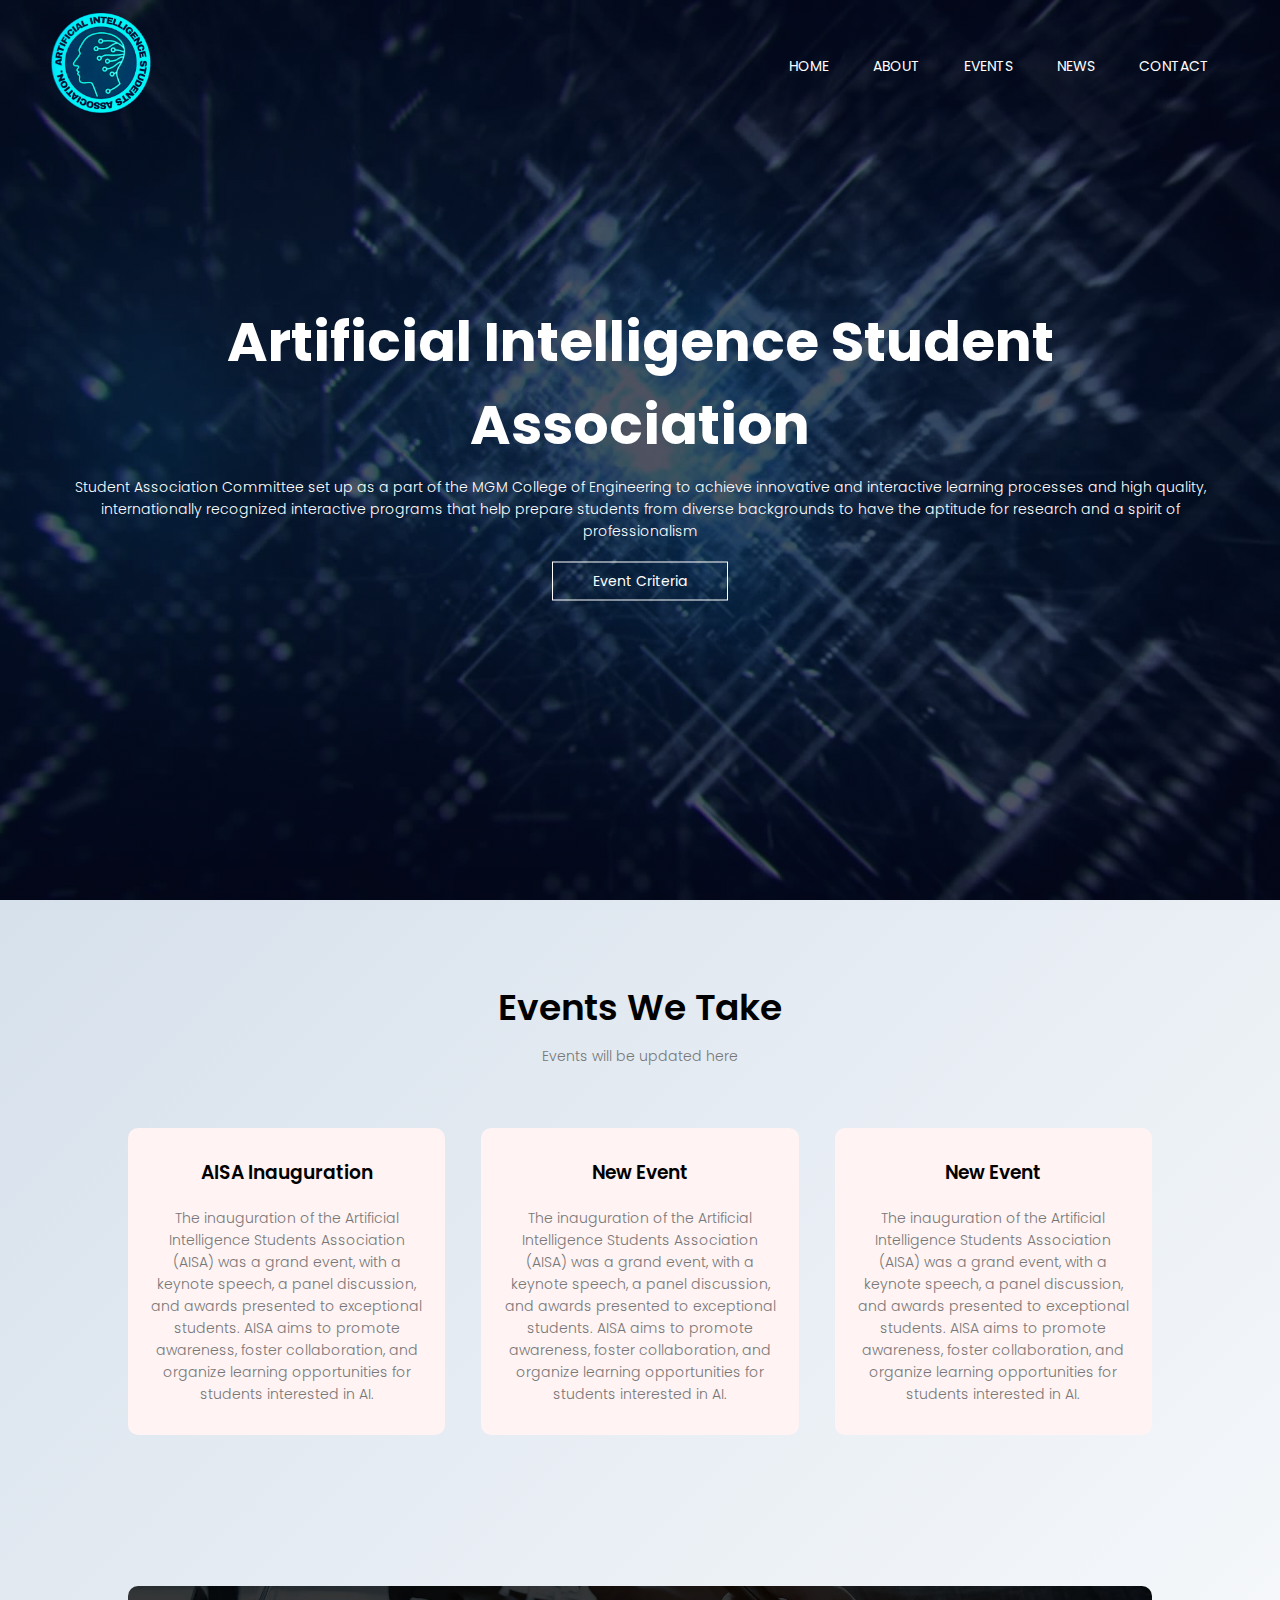
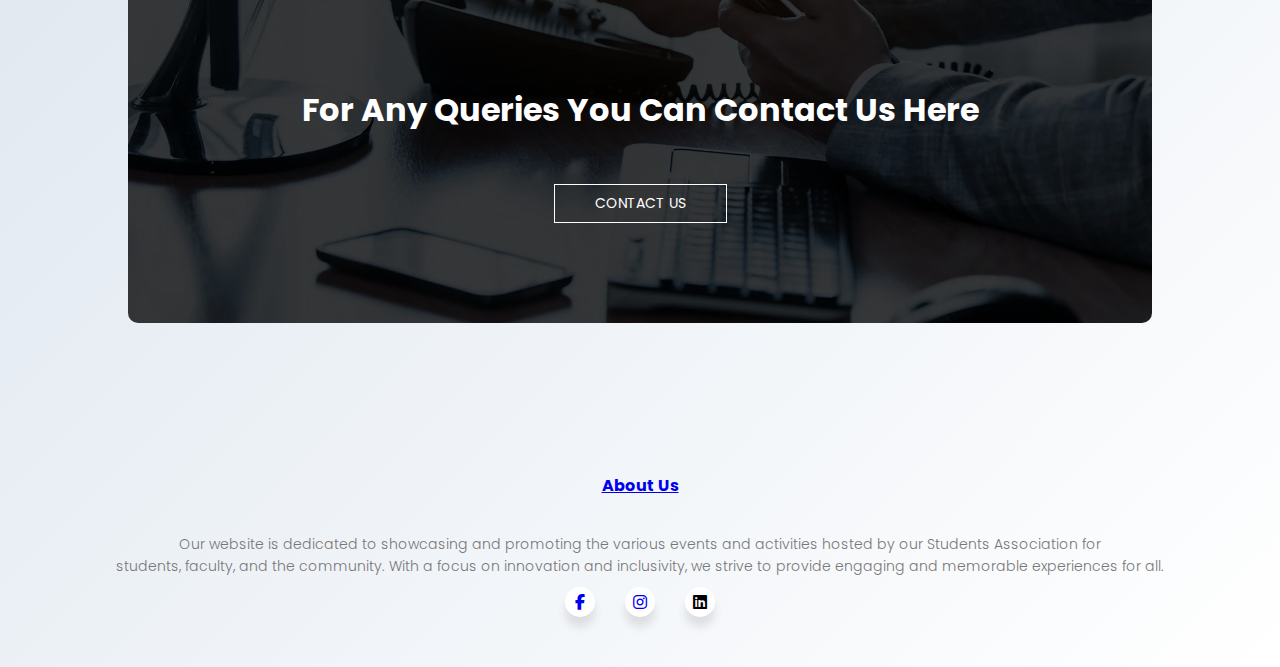
<file: index.html>
<!DOCTYPE html>
<html>
<head>
  <meta charset="utf-8">
  <meta name="viewport" content="width=device-width, initial-scale=1">
  <link rel="stylesheet" type="text/css" href="style.css">
  <link rel="shortcut icon" type="x-icon" href="images/icon.png">
  <link href="https://fonts.googleapis.com/css2?family=Poppins:wght@400;500;700&display=swap" rel="stylesheet">
  <link rel="stylesheet" href="https://cdnjs.cloudflare.com/ajax/libs/font-awesome/6.3.0/css/all.min.css"/>
  <title>AISA</title>
</head>
<body>
   <section class="header">
     <nav>
       <a href="index.html"><span><img src="images/Logo.png" width="100" height="100"></span>
       </a>
       <div class="nav-links" id="navlinks">
        <i class="fa-solid fa-xmark" onclick="closeMenu()"></i>
         <ul>
           <li ><a href="index.html">HOME</a></li>
           <li><a href="about.html">ABOUT</a></li>
           <li><a href="events.html">EVENTS</a></li>
           <li><a href="news.html">NEWS</a></li>
           <li><a href="contact.html">CONTACT</a></li>
         </ul>
       </div>
       <i class="fa-solid fa-bars"onclick="showMenu()"></i>
     </nav>
     <div class="text-box">
      <h1>Artificial Intelligence Student Association</h1>
      <p> Student Association Committee set up as a part of the MGM College of Engineering to achieve innovative and interactive learning processes and high quality, internationally recognized interactive programs that help prepare students from diverse backgrounds to have the aptitude for research and a spirit of professionalism </p>
      <a href="" class="hero-btn">Event Criteria</a>
     </div>    
   
   </section>

   <!-- Events -->


   <section class="events">
     <h1>Events We Take</h1>
     <p>Events will be updated here</p>

     <div class="row">
      <div class="events-col">
        <h3>AISA Inauguration</h3>
        <p>The inauguration of the Artificial Intelligence Students Association (AISA) was a grand event, with a keynote speech, a panel discussion, and awards presented to exceptional students. AISA aims to promote awareness, foster collaboration, and organize learning opportunities for students interested in AI.</p>
      </div>
      <div class="events-col">
        <h3>New Event</h3>
        <p>The inauguration of the Artificial Intelligence Students Association (AISA) was a grand event, with a keynote speech, a panel discussion, and awards presented to exceptional students. AISA aims to promote awareness, foster collaboration, and organize learning opportunities for students interested in AI.</p>
      </div>
      <div class="events-col">
        <h3>New Event</h3>
        <p>The inauguration of the Artificial Intelligence Students Association (AISA) was a grand event, with a keynote speech, a panel discussion, and awards presented to exceptional students. AISA aims to promote awareness, foster collaboration, and organize learning opportunities for students interested in AI.</p>
      </div>
     </div>
   </section>

<!-- Call to Action -->

   <section class="cta">
     <h1>For Any Queries You Can Contact Us Here</h1>
     <a href="contact.html" class="hero-btn">CONTACT US</a>
   </section>

   <!-- Footer -->

   <section class="footer">
     <h4><a href="about.html">About Us</a></h4>
     <p>Our website is dedicated to showcasing and promoting the various events and activities hosted by our Students Association for<br> students, faculty, and the community. With a focus on innovation and inclusivity, we strive to provide engaging and memorable experiences for all.</p>
     <div class="wrapper">
         <div class="icon facebook">
            <div class="tooltip">
               Facebook
            </div>
            <a href="https://www.facebook.com/profile.php?id=100091343588269" target="_blank"><span><i class="fab fa-facebook-f"></i></span></a>
         </div>
        <!--  <div class="icon twitter">
            <div class="tooltip">
               Twitter
            </div>
            <span><i class="fab fa-twitter"></i></span>
         </div> -->
         <div class="icon instagram">
            <div class="tooltip">
               Instagram
            </div>
            <a href="https://instagram.com/a.i.s.a_kgce?igshid=YmMyMTA2M2Y=" target="_blank"><span><i class="fab fa-instagram"></i></span></a>
         </div>
         <div class="icon LinkedIn">
         <div class="tooltip">
               LinkedIn
            </div>
            <span><i class="fab fa-linkedin"></i></span>
         </div>
      </div>
     <p></p>
   </section>


   <!-- JavaScript for Toggle Menu -->
<script>
  var navlinks = document.getElementById("navlinks");
  function showMenu(){
    navlinks.style.right = "0";
  }
  function closeMenu(){
    navlinks.style.right = "-200px";
  }
</script>
</body>
</html>
</file>
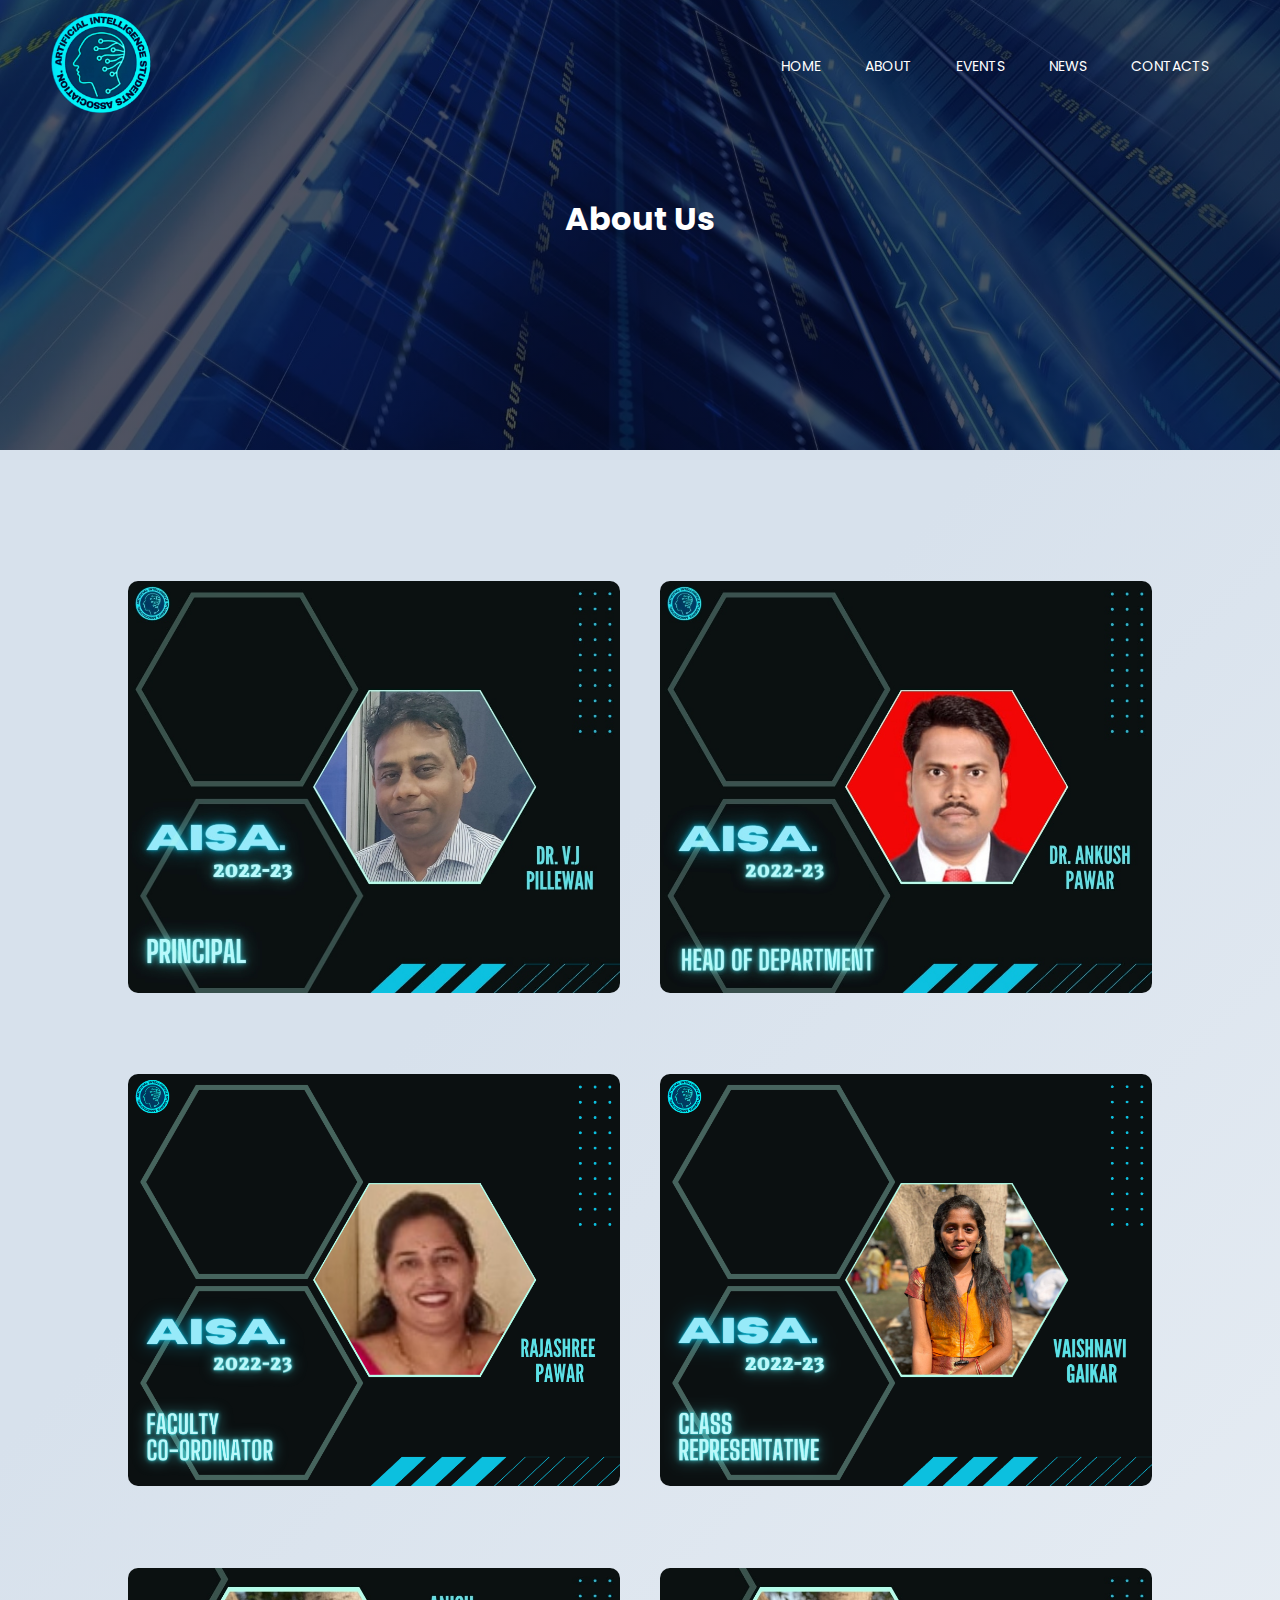
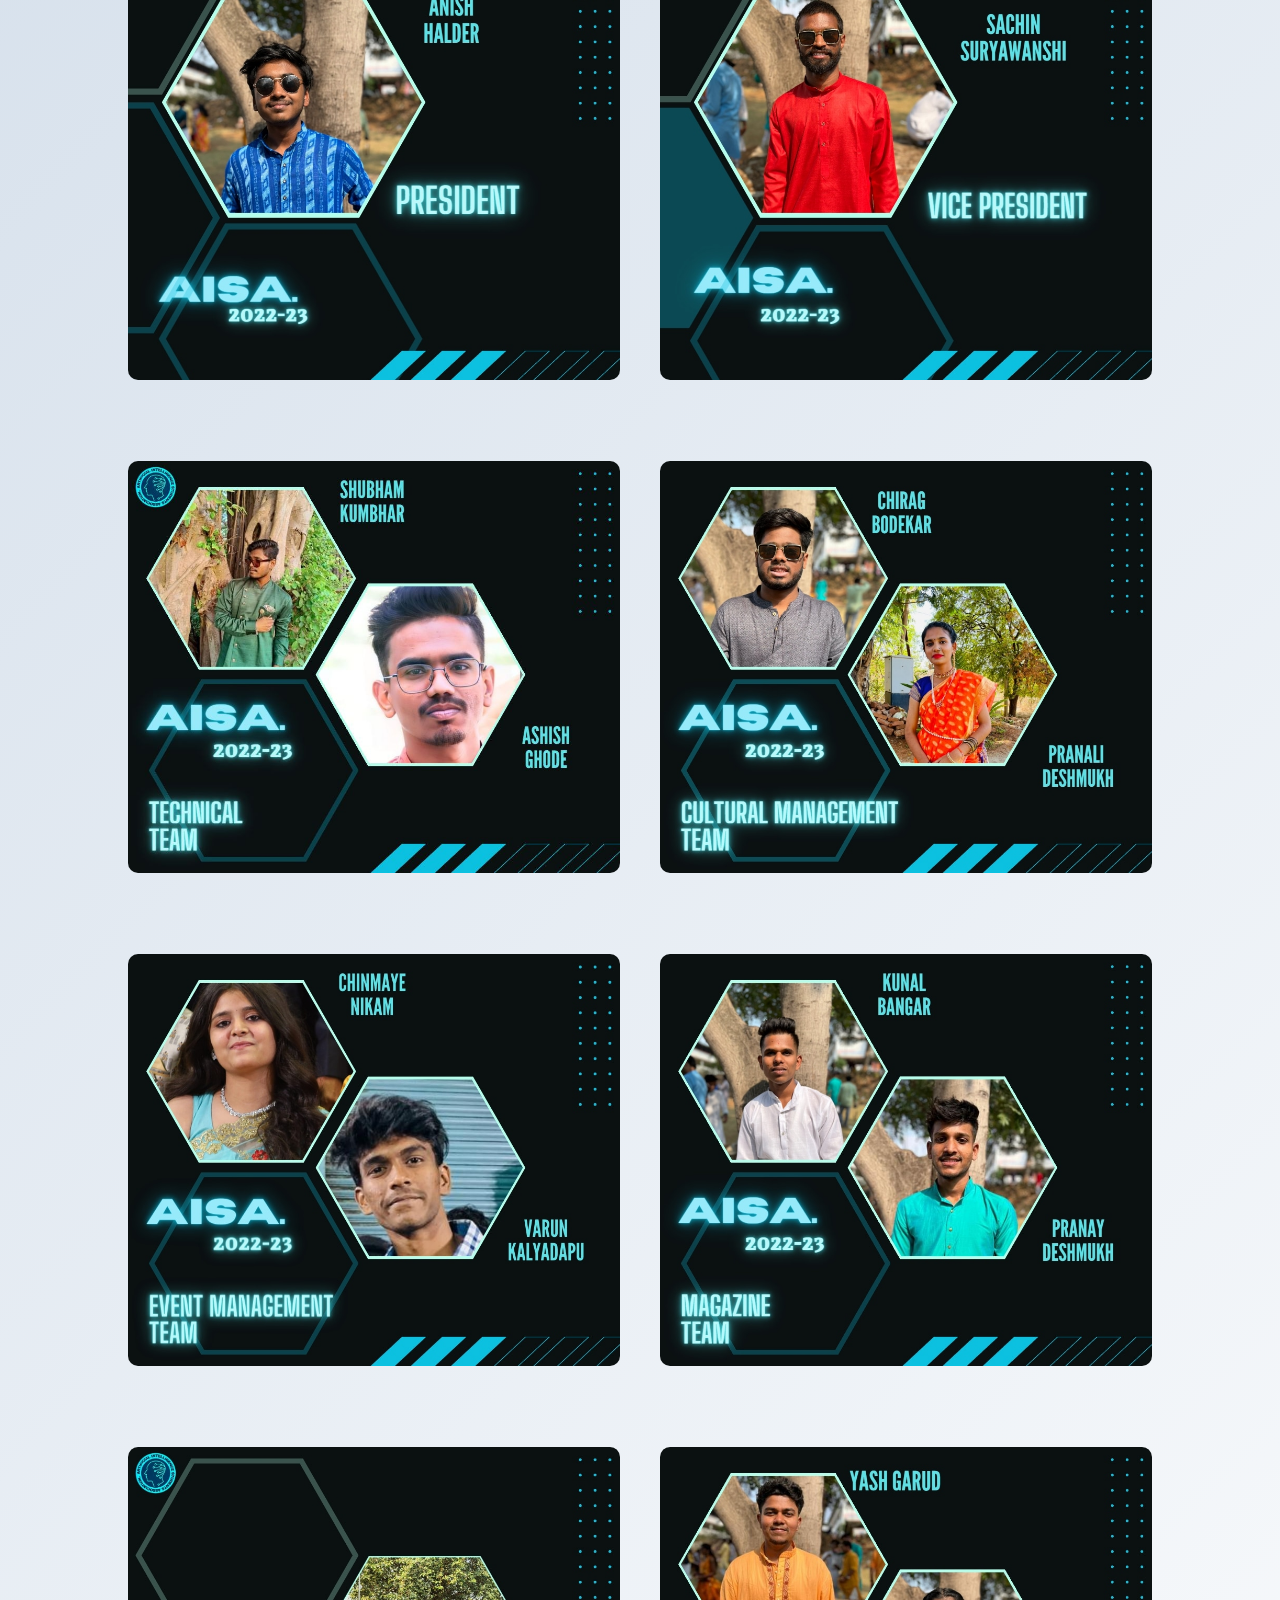
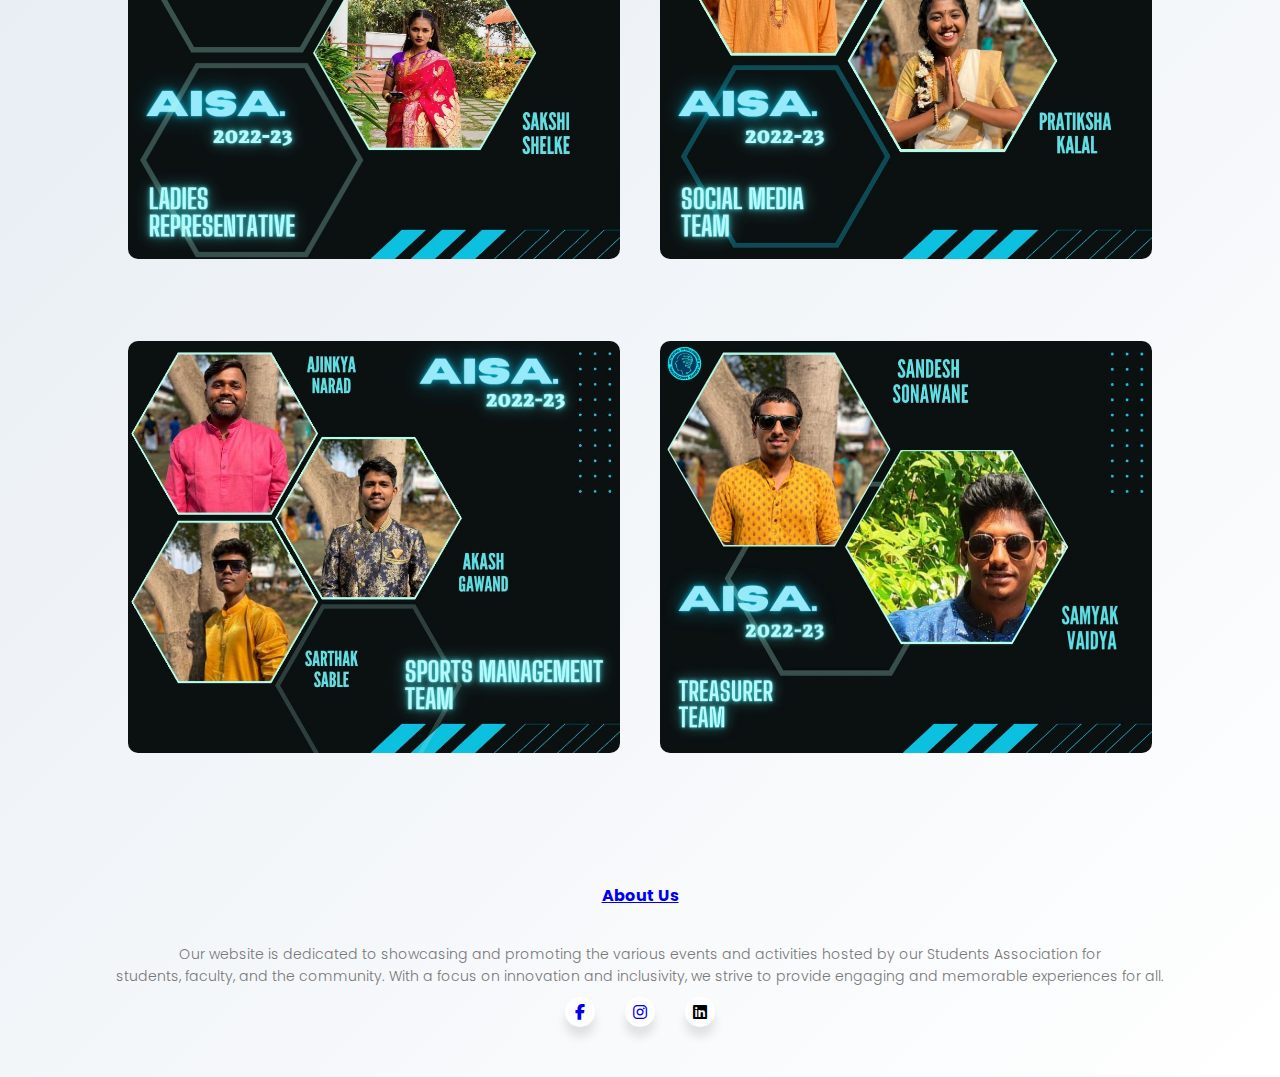
<file: about.html>
<!DOCTYPE html>
<html>
<head>
  <meta charset="utf-8">
  <meta name="viewport" content="width=device-width, initial-scale=1">
  <link rel="stylesheet" type="text/css" href="style.css">
  <link rel="shortcut icon" type="x-icon" href="images/icon.png">
  <link href="https://fonts.googleapis.com/css2?family=Poppins:wght@400;500;700&display=swap" rel="stylesheet">
  <link rel="stylesheet" href="https://cdnjs.cloudflare.com/ajax/libs/font-awesome/6.3.0/css/all.min.css"/>
  <title>AISA</title>
</head>
<body>
   <section class="sub-header">
     <nav>
       <a href="index.html"><span><img src="images/Logo.png" width="100" height="100"></span>
       </a>
       <div class="nav-links" id="navlinks">
        <i class="fa-solid fa-xmark" onclick="closeMenu()"></i>
         <ul>
           <li ><a href="index.html">HOME</a></li>
           <li><a href="about.html">ABOUT</a></li>
           <li><a href="events.html">EVENTS</a></li>
           <li><a href="news.html">NEWS</a></li>
           <li><a href="contact.html">CONTACTS</a></li>
         </ul>
       </div>
       <i class="fa-solid fa-bars"onclick="showMenu()"></i>
     </nav>
     <h1>About Us</h1>
   </section>

   <!-- about us content -->

   <section class="about-us">
     <div class="row">
       <div class="about-col">
        <img src="images/Principal.jpg">

        <div class="layer">
          <h3>PRINCIPAL</h3>
        </div>

       </div>
       <div class="about-col">
         <img src="images/HOD.jpg">

         <div class="layer">
          <h3>HEAD OF DEPARTMENT</h3>
        </div>

       </div>
     </div>


     <div class="row">
       <div class="about-col">
        <img src="images/FC.png">
        <div class="layer">
          <h3>FACULTY CO-ORDINATOR</h3>
        </div>
       </div>
       <div class="about-col">
         <img src="images/CR.png">
         <div class="layer">
          <h3>CLASS REPRESENTATIVE</h3>
        </div>
       </div>
     </div>

     
     <div class="row">
       <div class="about-col">
        <img src="images/Anish.jpg">
        <div class="layer">
          <h3>PRESIDENT</h3>
        </div>
       </div>
       <div class="about-col">
         <img src="images/Sachin.jpg">
         <div class="layer">
          <h3>VICE PRESIDENT</h3>
        </div>
       </div>
     </div>


    <div class="row">
       <div class="about-col">
        <img src="images/Technical.jpg">
        <div class="layer">
          <h3>TECHNICAL TEAM</h3>
        </div>
       </div>
       <div class="about-col">
         <img src="images/Cultural.jpg">
         <div class="layer">
          <h3>CULTURE MANAGEMENT TEAM</h3>
        </div>
       </div>
     </div>

    

     <div class="row">
       <div class="about-col">
        <img src="images/EMT.jpg">
        <div class="layer">
          <h3>EVENT HANDLING TEAM</h3>
        </div>
       </div>
       <div class="about-col">
         <img src="images/MT.jpg">
         <div class="layer">
          <h3>MAGAZINE TEAM</h3>
        </div>
       </div>
     </div>


     <div class="row">
       <div class="about-col">
        <img src="images/LR.jpg">
        <div class="layer">
          <h3>LADIES REPRESENTATIVE</h3>
        </div>
       </div>
       <div class="about-col">
         <img src="images/Social.jpg">
         <div class="layer">
          <h3>SOCIAL MEDIA TEAM</h3>
        </div>
       </div>
     </div>


     <div class="row">
       <div class="about-col">
        <img src="images/SMT.jpg">
        <div class="layer">
          <h3>SOCIAL MEDIA TEAM</h3>
        </div>
       </div>
       <div class="about-col">
         <img src="images/TT.jpg">
         <div class="layer">
          <h3>TREASURER TEAM</h3>
        </div>
       </div>
     </div>


   </section>


   <!-- Footer -->

   <section class="footer">
     <h4><a href="about.html">About Us</a></h4>
     <p>Our website is dedicated to showcasing and promoting the various events and activities hosted by our Students Association for<br> students, faculty, and the community. With a focus on innovation and inclusivity, we strive to provide engaging and memorable experiences for all.</p>
     <div class="wrapper">
         <div class="icon facebook">
            <div class="tooltip">
               Facebook
            </div>
            <a href="https://www.facebook.com/profile.php?id=100091343588269" target="_blank"><span><i class="fab fa-facebook-f"></i></span></a>
         </div>
        <!--  <div class="icon twitter">
            <div class="tooltip">
               Twitter
            </div>
            <span><i class="fab fa-twitter"></i></span>
         </div> -->
         <div class="icon instagram">
            <div class="tooltip">
               Instagram
            </div>
            <a href="https://instagram.com/a.i.s.a_kgce?igshid=YmMyMTA2M2Y=" target="_blank"><span><i class="fab fa-instagram"></i></span></a>
         </div>
         <div class="icon LinkedIn">
         <div class="tooltip">
               LinkedIn
            </div>
            <span><i class="fab fa-linkedin"></i></span>
         </div>
      </div>
     <p></p>
   </section>


   <!-- JavaScript for Toggle Menu -->
<script>
  var navlinks = document.getElementById("navlinks");
  function showMenu(){
    navlinks.style.right = "0";
  }
  function closeMenu(){
    navlinks.style.right = "-200px";
  }
</script>
</body>
</html>
</file>
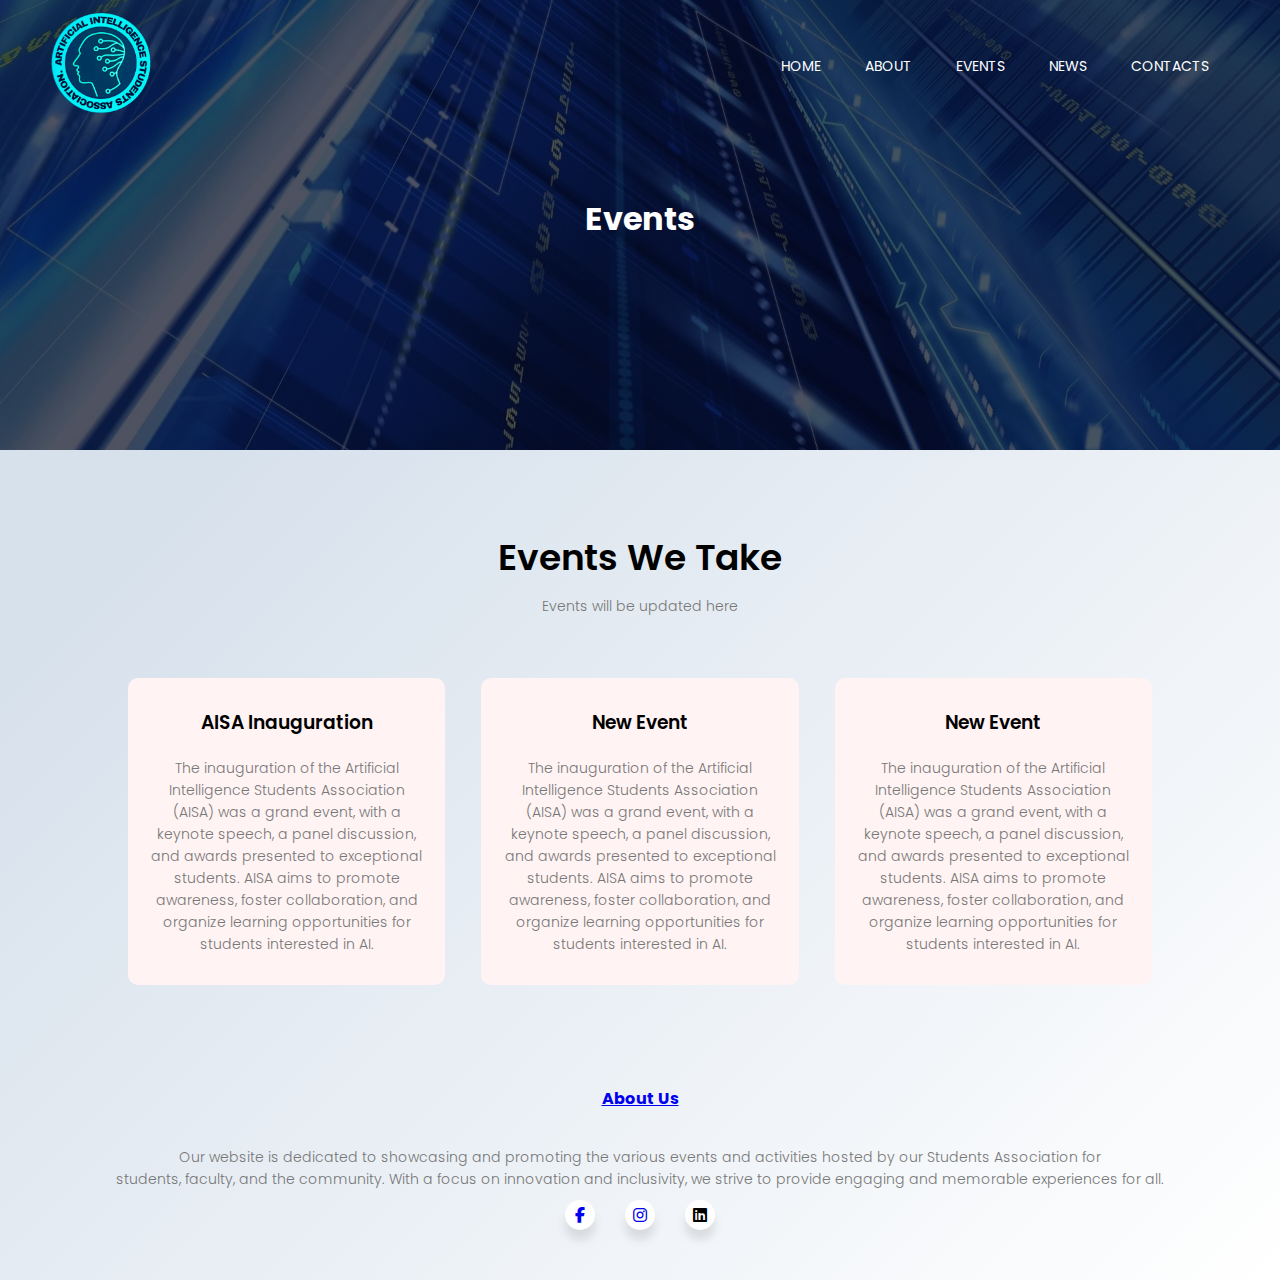
<file: events.html>
<!DOCTYPE html>
<html>
<head>
  <meta charset="utf-8">
  <meta name="viewport" content="width=device-width, initial-scale=1">
  <link rel="stylesheet" type="text/css" href="style.css">
  <link rel="shortcut icon" type="x-icon" href="images/icon.png">
  <link href="https://fonts.googleapis.com/css2?family=Poppins:wght@400;500;700&display=swap" rel="stylesheet">
  <link rel="stylesheet" href="https://cdnjs.cloudflare.com/ajax/libs/font-awesome/6.3.0/css/all.min.css"/>
  <title>AISA</title>
</head>
<body>
   <section class="sub-header">
     <nav>
       <a href="index.html"><span><img src="images/Logo.png" width="100" height="100"></span>
       </a>
       <div class="nav-links" id="navlinks">
        <i class="fa-solid fa-xmark" onclick="closeMenu()"></i>
         <ul>
           <li ><a href="index.html">HOME</a></li>
           <li><a href="about.html">ABOUT</a></li>
           <li><a href="events.html">EVENTS</a></li>
           <li><a href="news.html">NEWS</a></li>
           <li><a href="contact.html">CONTACTS</a></li>
         </ul>
       </div>
       <i class="fa-solid fa-bars"onclick="showMenu()"></i>
     </nav>
     <h1>Events</h1>
   </section>

   <!-- Events -->

   <section class="events">
     <h1>Events We Take</h1>
     <p>Events will be updated here</p>

     <div class="row">
      <div class="events-col">
        <h3>AISA Inauguration</h3>
        <p>The inauguration of the Artificial Intelligence Students Association (AISA) was a grand event, with a keynote speech, a panel discussion, and awards presented to exceptional students. AISA aims to promote awareness, foster collaboration, and organize learning opportunities for students interested in AI.</p>
      </div>
      <div class="events-col">
        <h3>New Event</h3>
        <p>The inauguration of the Artificial Intelligence Students Association (AISA) was a grand event, with a keynote speech, a panel discussion, and awards presented to exceptional students. AISA aims to promote awareness, foster collaboration, and organize learning opportunities for students interested in AI.</p>
      </div>
      <div class="events-col">
        <h3>New Event</h3>
        <p>The inauguration of the Artificial Intelligence Students Association (AISA) was a grand event, with a keynote speech, a panel discussion, and awards presented to exceptional students. AISA aims to promote awareness, foster collaboration, and organize learning opportunities for students interested in AI.</p>
      </div>
     </div>
   </section>



   


   <!-- Footer -->

   <section class="footer">
     <h4><a href="about.html">About Us</a></h4>
     <p>Our website is dedicated to showcasing and promoting the various events and activities hosted by our Students Association for<br> students, faculty, and the community. With a focus on innovation and inclusivity, we strive to provide engaging and memorable experiences for all.</p>
     <div class="icons">
      <div class="wrapper">
         <div class="icon facebook">
            <div class="tooltip">
               Facebook
            </div>
            <a href="https://www.facebook.com/profile.php?id=100091343588269" target="_blank"><span><i class="fab fa-facebook-f"></i></span></a>
         </div>
        <!--  <div class="icon twitter">
            <div class="tooltip">
               Twitter
            </div>
            <span><i class="fab fa-twitter"></i></span>
         </div> -->
         <div class="icon instagram">
            <div class="tooltip">
               Instagram
            </div>
            <a href="https://instagram.com/a.i.s.a_kgce?igshid=YmMyMTA2M2Y=" target="_blank"><span><i class="fab fa-instagram"></i></span></a>
         </div>
         <div class="icon LinkedIn">
         <div class="tooltip">
               LinkedIn
            </div>
            <span><i class="fab fa-linkedin"></i></span>
         </div>
      </div>
     <p></p>
   </section>


   <!-- JavaScript for Toggle Menu -->
<script>
  var navlinks = document.getElementById("navlinks");
  function showMenu(){
    navlinks.style.right = "0";
  }
  function closeMenu(){
    navlinks.style.right = "-200px";
  }
</script>
</body>
</html>
</file>
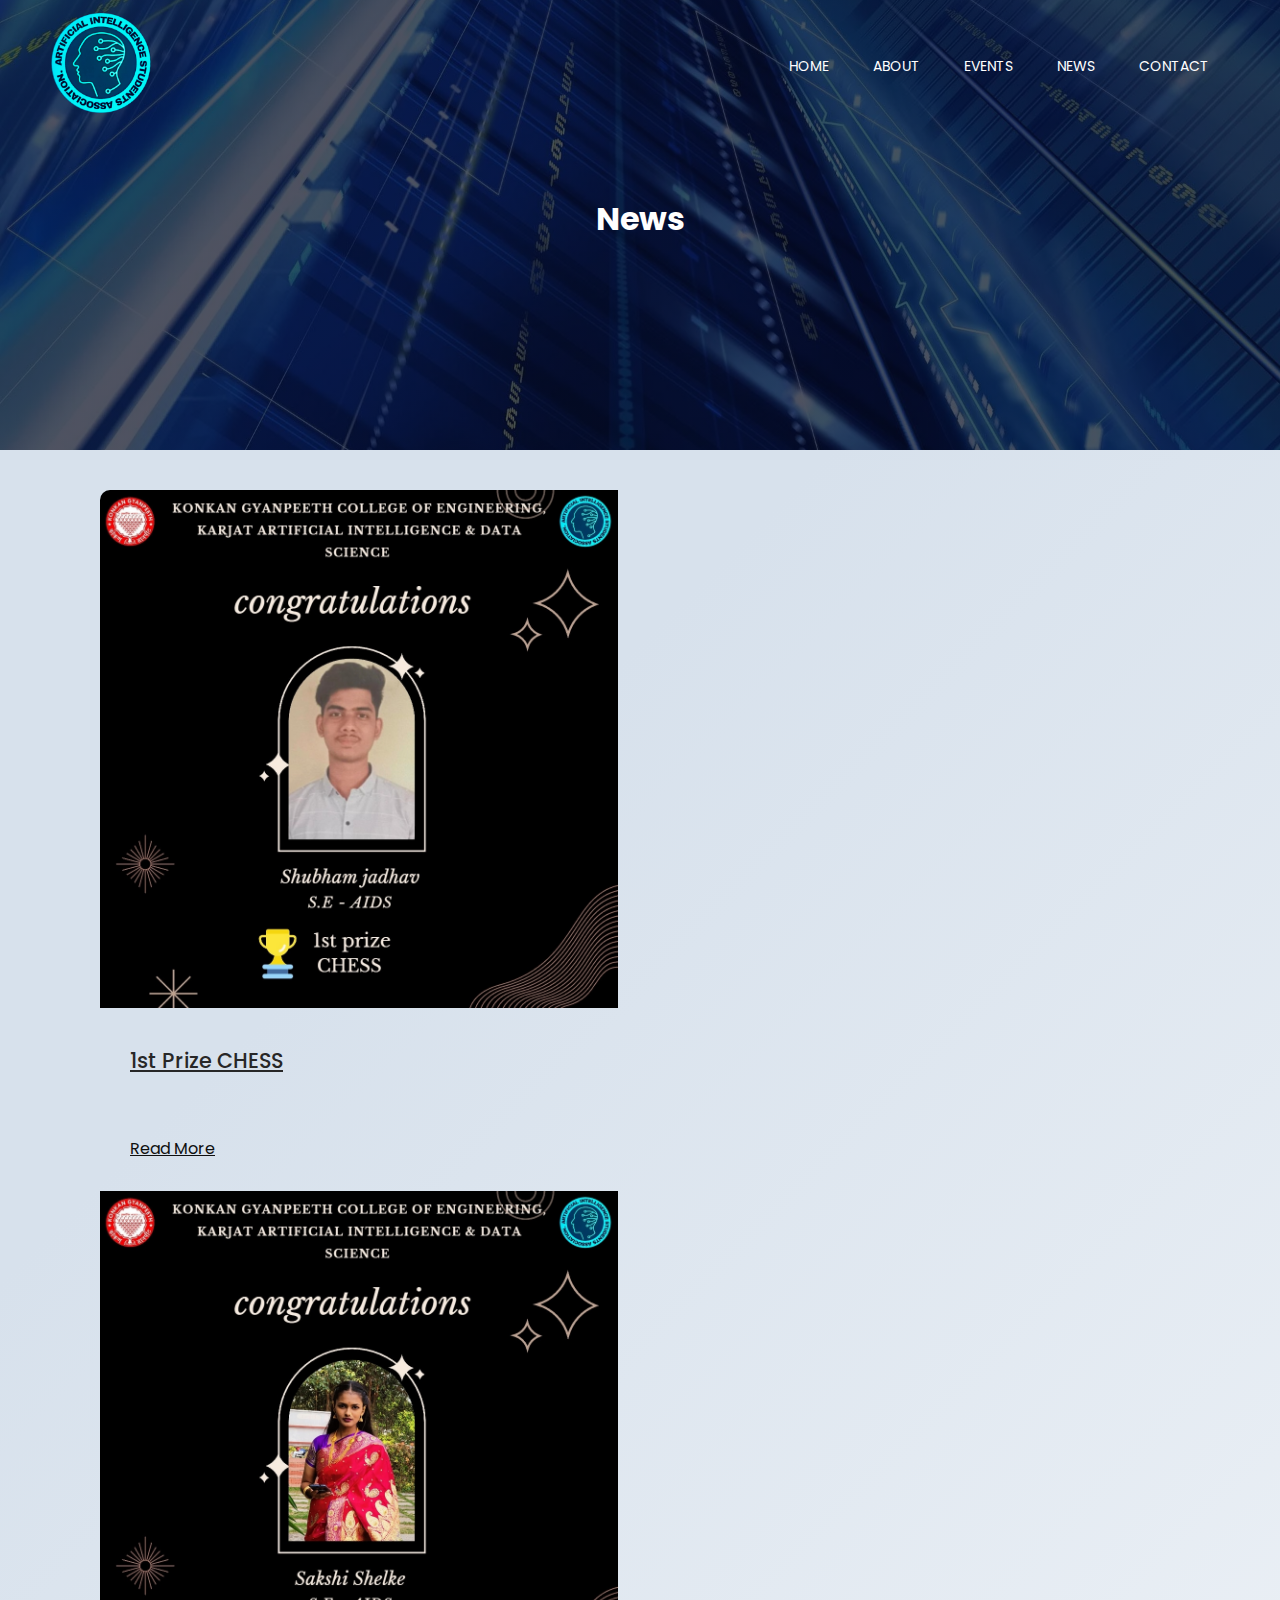
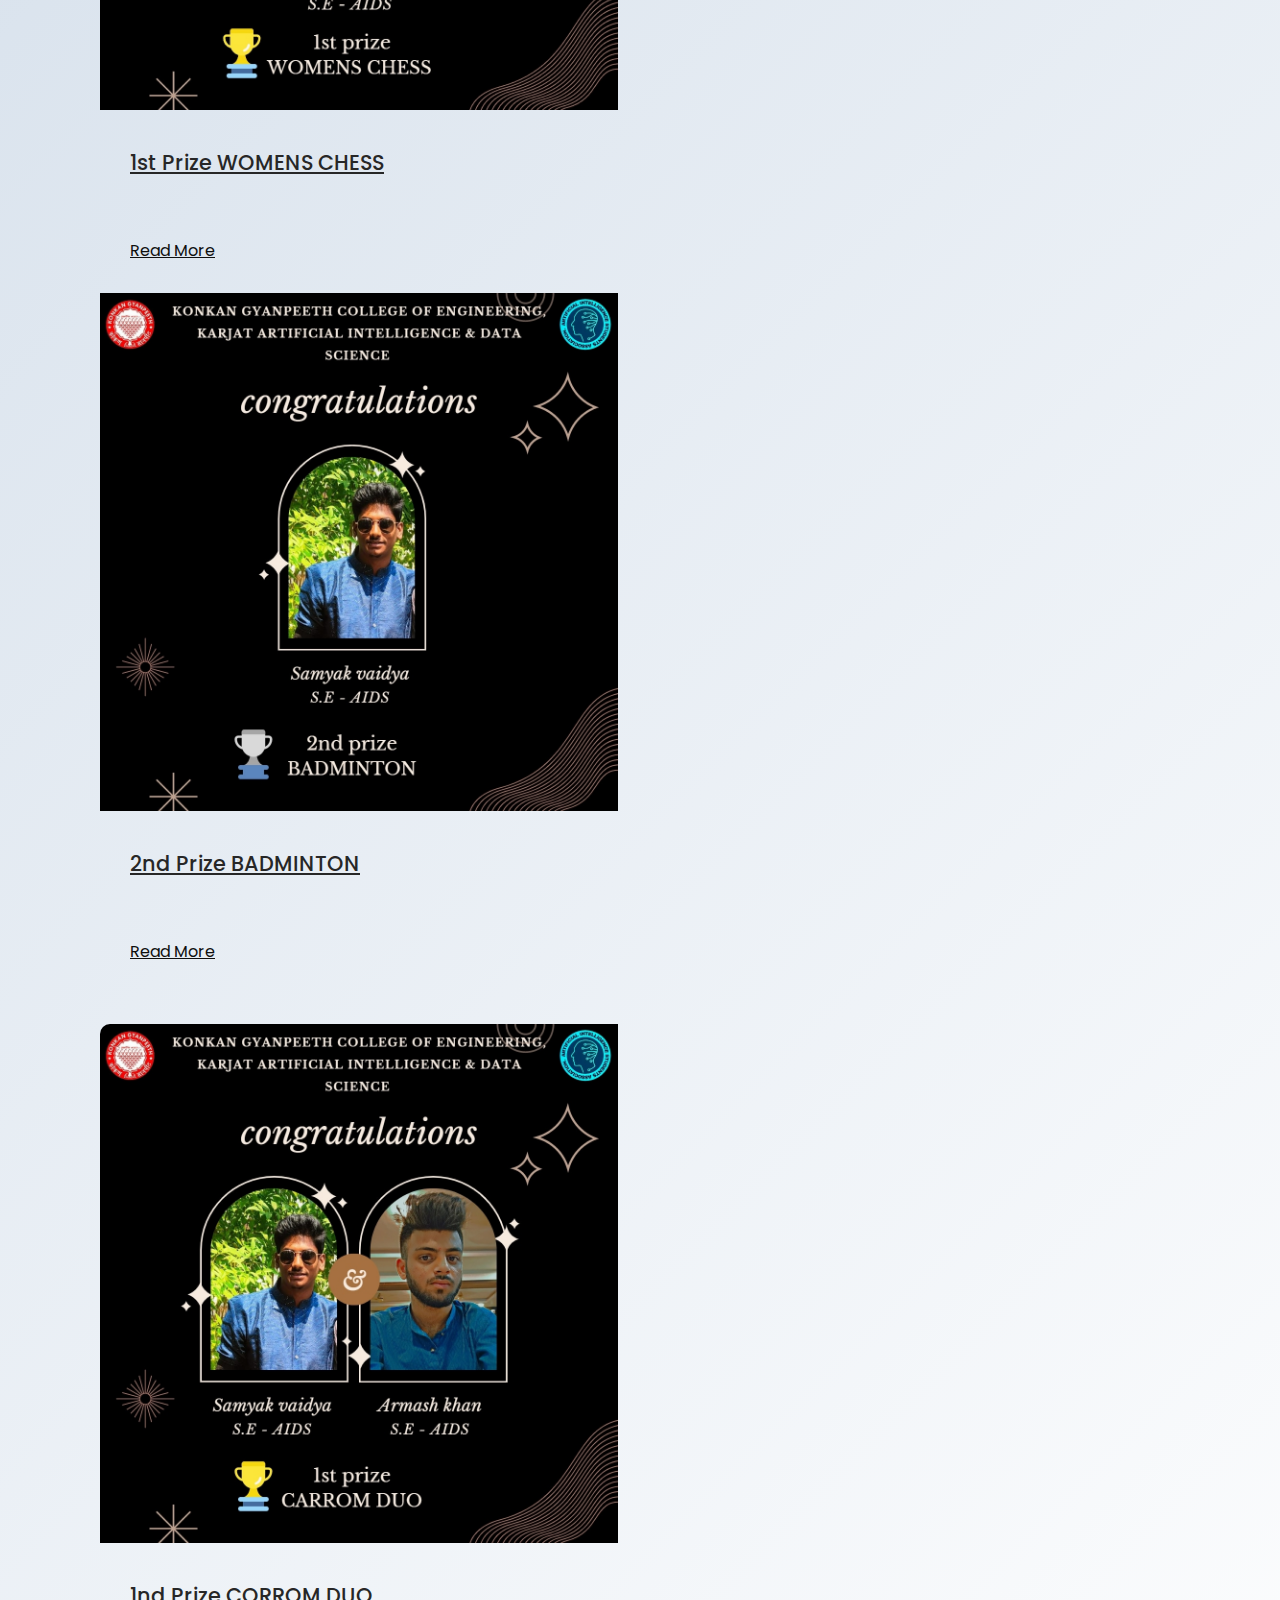
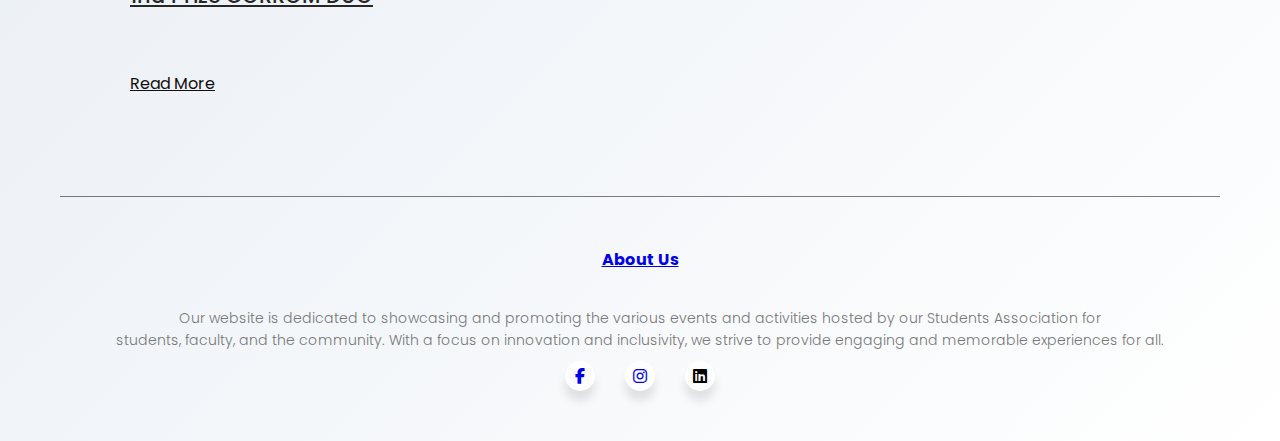
<file: news.html>
<!DOCTYPE html>
<html>
<head>
  <meta charset="utf-8">
  <meta name="viewport" content="width=device-width, initial-scale=1">
  <link rel="stylesheet" type="text/css" href="style.css">
  <link rel="shortcut icon" type="x-icon" href="images/icon.png">
  <link href="https://fonts.googleapis.com/css2?family=Poppins:wght@400;500;700&display=swap" rel="stylesheet">
  <link rel="stylesheet" href="https://cdnjs.cloudflare.com/ajax/libs/font-awesome/6.3.0/css/all.min.css"/>
  <title>AISA</title>
</head>
<body>
   <section class="sub-header">
     <nav>
       <a href="index.html"><span><img src="images/Logo.png" width="100" height="100"></span>
       </a>
       <div class="nav-links" id="navlinks">
        <i class="fa-solid fa-xmark" onclick="closeMenu()"></i>
         <ul>
           <li ><a href="index.html">HOME</a></li>
           <li><a href="about.html">ABOUT</a></li>
           <li><a href="events.html">EVENTS</a></li>
           <li><a href="news.html">NEWS</a></li>
           <li><a href="contact.html">CONTACT</a></li>
         </ul>
       </div>
       <i class="fa-solid fa-bars"onclick="showMenu()"></i>
     </nav>
     <h1>News</h1>
   </section>

   <!--------News content---------->
   
   <section id="blog">
     
      <!-- <div class="blog-heading">
       
       <span>My Recent Posts</span>
       <h3>My Blog</h3>

     </div>  -->

     <div class="blog-container">

      <div class="bolg-box">
        
        <div class="blog-img">
          <img src="images/news1.jpg" width="">
        </div>

        <div class="blog-text">
          <span></span>
          <a href="#" class="blog-title">1st Prize CHESS</a>
          <p></p>
          <a href="#">Read More</a>
        </div>

      </div>

      <div class="bolg-box">
        
        <div class="blog-img">
          <img src="images/news2.jpg" width="">
        </div>

        <div class="blog-text">
          <span></span>
          <a href="#" class="blog-title">1st Prize WOMENS CHESS</a>
          <p></p>
          <a href="#">Read More</a>
        </div>

      </div>

      <div class="bolg-box">
        
        <div class="blog-img">
          <img src="images/news3.jpg" width="">
        </div>

        <div class="blog-text">
          <span></span>
          <a href="#" class="blog-title">2nd Prize BADMINTON</a>
          <p></p>
          <a href="#">Read More</a>
        </div>

      </div> 

     </div>


     <div class="blog-container">

      <div class="bolg-box">
        
        <div class="blog-img">
          <img src="images/news4.16.jpg">
        </div>

        <div class="blog-text">
          <span></span>
          <a href="#" class="blog-title">1nd Prize CORROM DUO</a>
          <p></p>
          <a href="#">Read More</a>
        </div>

      </div> 

     </div>     

   </section>   

   <!-- Footer -->

   <section class="footer">
     <h4><a href="about.html">About Us</a></h4>
     <p>Our website is dedicated to showcasing and promoting the various events and activities hosted by our Students Association for<br> students, faculty, and the community. With a focus on innovation and inclusivity, we strive to provide engaging and memorable experiences for all.</p>
     <div class="wrapper">
         <div class="icon facebook">
            <div class="tooltip">
               Facebook
            </div>
            <a href="https://www.facebook.com/profile.php?id=100091343588269" target="_blank"><span><i class="fab fa-facebook-f"></i></span></a>
         </div>
        <!--  <div class="icon twitter">
            <div class="tooltip">
               Twitter
            </div>
            <span><i class="fab fa-twitter"></i></span>
         </div> -->
         <div class="icon instagram">
            <div class="tooltip">
               Instagram
            </div>
            <a href="https://instagram.com/a.i.s.a_kgce?igshid=YmMyMTA2M2Y=" target="_blank"><span><i class="fab fa-instagram"></i></span></a>
         </div>
         <div class="icon LinkedIn">
         <div class="tooltip">
               LinkedIn
            </div>
            <span><i class="fab fa-linkedin"></i></span>
         </div>
      </div>
     <p></p>
   </section>


   <!-- JavaScript for Toggle Menu -->
<script>
  var navlinks = document.getElementById("navlinks");
  function showMenu(){
    navlinks.style.right = "0";
  }
  function closeMenu(){
    navlinks.style.right = "-200px";
  }
</script>
</body>
</html>
</file>
<file: style.css>
*{
	margin: 0;
	padding: 0;
	font-family: 'Poppins', sans-serif;
}
.header{
	min-height: 100vh;
	width: 100%;
	background-image: linear-gradient(rgba( 4, 9, 30, 0.7),rgba( 4, 9, 30, 0.7)), url(images/background.jpeg);
	background-position: center;
	background-size: cover;
	position: relative;
}
nav{
	display: flex;
	align-items: center;
	justify-content: space-between;
	padding: 1% 4%;
}
nav a{
	color: #fff;
	font-size: x-large;
	text-decoration: none;
}
nav a span{
	color: #008b8b;
}

.nav-links{
	flex: 1;
	text-align: right;
}
.nav-links ul li{
    display: inline-block;
    margin: 5px 20px;
}
.nav-links ul li a{
	font-size: 14px;
	text-decoration: none;
}
.nav-links ul li a::after{
	content: '';
	display: block;
	margin: auto;
	height: 3px;
	width: 0%;
	background: #008b8b;
	transition: .4s;
}
.nav-links ul li a:hover:after{
	width: 100%;
}





.text-box{
	width: 90%;
	color: white;
	position: absolute;
	top:50%;
	left: 50%;
	transform: translate(-50%, -50%);
	text-align: center;
}
.text-box h1{
font-size: 55px;
}
.text-box p{
   font-size: 14px;
   color: white;
}
.hero-btn{
  font-size: 14px;
  text-decoration: none;
  color: white;
  display: inline-block;
  padding: 8px 40px;
  border: 1px solid #fff;
  margin-top: 10px;
  background: transparent;
  transition: .6s;
  position: relative;
  cursor: pointer;
}
.hero-btn:hover{
 background: #008b8b;
 border: 1px solid #008b8b;
 transition: 1s;
}
.red-btn{
	border: 1px solid #008b8b;
	background: transparent;
	color: #008b8b;
}
.red-btn:hover{
	color: #fff;
}

nav .fa-solid{
	display: none;
	margin: 10px; 
}

@media (max-width: 700px){
.text-box h1{
	font-size: 20px;
	}
.nav-links ul li{
    display: block;
}
.nav-links ul {
    padding: 20px;
}
.nav-links{
    position: fixed;
    height: 100vh;
    width: 200px;
    background: #000080;
    top: 0;
    right: -200px;
    text-align: left;
    z-index: 2;
    transition: 1s;
}
nav .fa-solid{
	display: block; 
	color: white;
	margin: 10px;
	font-size: 20px;
	cursor: pointer;
}
}

/*events*/

.events{
	width: 80%;
	margin: auto;
	text-align: center;
	padding-top: 80px;
}
.events h1{
	font-size: 36px;
	font-weight: 600;
}

p{
	color: #777;
	font-size: 14px;
	font-weight: 300;
	line-height: 22px;
	padding: 10px;
}

.row{
	margin-top: 5%;
	display: flex;
	justify-content: space-between;
}
.events-col{
	flex-basis: 31%;
	background: #fff3f3;
	border-radius: 10px;
	margin-bottom: 5%;
	padding: 20px 12px;
	box-sizing: border-box;
	transition: 0.5s;
}
.events-col h3{
	text-align: center;
	font-weight: 600;
	margin: 10px 0;
}
.events-col:hover{
	box-shadow: 0 0 20px 0px rgba(0, 0, 0, 0.2);
}
@media(max-width: 700px){
	.row{
		flex-direction: column;
	}
}

/*call to action*/

.cta{
	margin: 100px auto;
	width: 80%;
	background-image: linear-gradient(rgba(0, 0, 0, 0.5),rgba(0, 0, 0, 0.5)),url(images/contactus.png);
	background-position: center;
	background-size: cover;
	border-radius: 10px;
	text-align: center;
	padding: 100px 0;
}

.cta h1{
	color: #fff;
	margin-bottom: 40px;
	padding: 0;
}

@media(max-width: 700px){
	.cta h1{
		font-size: 24px;
	}
}

/*footer*/

.footer{
	width: 100%;
	text-align: center;
	padding: 30px 0;
}

.footer h4{
	margin-bottom: 25px;
	margin-top: 20px;
	font-weight: 6000;
}

@import url('https://fonts.googleapis.com/css?family=Poppins:400,500,600,700&display=swap');
*{
  margin: 0;
  padding: 0;
  box-sizing: border-box;
  font-family: 'Poppins', sans-serif;
}
html,body{
  display: grid;
  height: 100%;
  width: 100%;
  place-items: center;
  background: linear-gradient(315deg, #ffffff 0%, #d7e1ec 74%);
}
.wrapper{
  display: inline-flex;
}
.wrapper .icon{
  margin: 0 15px;
  text-align: center;
  cursor: pointer;
  display: flex;
  align-items: center;
  justify-content: center;
  flex-direction: column;
  position: relative;
  z-index: 2;
  transition: 0.4s cubic-bezier(0.68, -0.55, 0.265, 1.55);
}
.wrapper .icon span{
  display: block;
  height: 30px;
  width: 30px;
  background: #fff;
  border-radius: 50%;
  position: relative;
  z-index: 2;
  box-shadow: 0px 10px 10px rgba(0,0,0,0.1);
  transition: 0.4s cubic-bezier(0.68, -0.55, 0.265, 1.55);
}
.wrapper .icon span i{
  line-height: 30px;
  font-size: 16px;
}
.wrapper .icon .tooltip{
  position: absolute;
  top: 0;
  z-index: 1;
  background: #fff;
  color: #fff;
  padding: 10px 18px;
  font-size: 15px;
  font-weight: 500;
  border-radius: 25px;
  opacity: 0;
  pointer-events: none;
  box-shadow: 0px 10px 10px rgba(0,0,0,0.1);
  transition: 0.4s cubic-bezier(0.68, -0.55, 0.265, 1.55);
}
.wrapper .icon:hover .tooltip{
  top: -70px;
  opacity: 1;
  pointer-events: auto;
}
.icon .tooltip:before{
  position: absolute;
  content: "";
  height: 15px;
  width: 15px;
  background: #fff;
  left: 50%;
  bottom: -6px;
  transform: translateX(-50%) rotate(45deg);
  transition: 0.4s cubic-bezier(0.68, -0.55, 0.265, 1.55);
}
.wrapper .icon:hover span{
  color: #fff;
}
.wrapper .icon:hover span,
.wrapper .icon:hover .tooltip{
  text-shadow: 0px -1px 0px rgba(0,0,0,0.4);
}
.wrapper .facebook:hover span,
.wrapper .facebook:hover .tooltip,
.wrapper .facebook:hover .tooltip:before{
  background: #4267B2;
}
.wrapper .twitter:hover span,
.wrapper .twitter:hover .tooltip,
.wrapper .twitter:hover .tooltip:before{
  background: #46C1F6;
}
.wrapper .instagram:hover span,
.wrapper .instagram:hover .tooltip,
.wrapper .instagram:hover .tooltip:before{
  background: #e1306c;
}
.wrapper .LinkedIn:hover span,
.wrapper .LinkedIn:hover .tooltip,
.wrapper .LinkedIn:hover .tooltip:before{
  background: #0e76a8;
}
.wrapper .youtube:hover span,
.wrapper .youtube:hover .tooltip,
.wrapper .youtube:hover .tooltip:before{
  background: #DE463B;
}

/*about us page*/

.sub-header{
	height: 50vh;
	width: 100%;
	background-image: linear-gradient(rgba(4, 9, 30, 0.7),rgba(4, 9, 30, 0.7)),url(images/aboutus.png);
	background-position: center;
	background-size: cover;
	text-align: center;
	color: #fff;
}
.sub-header h1{
	margin-top: 60px;
}

.about-us{
	width: 80%;
	margin: auto;
	padding-top: 80px;
	padding-bottom: 50px;
}
.about-col{
	flex-basis: 48%;
	border-radius: 10px;
	margin-bottom: 30px;
	position: relative;
	overflow: hidden;
/*	padding: 30px 2px;*/
}
.about-col img{
	width: 100%;
	display: block;
}

.layer{
	background: transparent;
	text-align: center;
	height: 100%;
	width: 100%;
	position: absolute;
	top: 0;
	left: 0;
	transition: 0.5s;
}

.layer:hover{
	background: rgba( 0, 0, 128, 0.7);
}

.layer h3{
	width: 100%;
	font-weight: 500;
	color: #fff;
	font-size: 26px;
	bottom: 0;
	left: 50%;
	transform: translateX(-50%);
	position: absolute;
	opacity: 0;
	transition: 0.5s;
}
.layer:hover h3{
	bottom: 49%;
	opacity: 1;
}

/*news-content*/
#blog{
	display: flex;
	justify-content: center;
	align-items: center;
	flex-direction: column;
	padding: 40px;
	border-bottom: 1px solid rgba(0, 0, 0, 0.5);
}
.blog-heading{
	display: flex;
	justify-content: center;
	align-items: center;
	flex-direction: column;
}
.blog-heading span{
	color: #f33c3c;
}
.blog-heading h3{
	font-size: 2,4rem;
	color: #2b2b2b;
	font-weight: 600;
}
.blog-container{
	flex-basis: 48%;
	border-radius: 10px;
	margin-bottom: 30px;
	position: relative;
	overflow: hidden;
}
.blog-box{
	width: 350%;
	background-color: #fff;
	border: 1px solid #ececec;
	margin: 20px;
}
.blog-img{
	width: 100%;
	height: auto;
}
.blog-img img{
	width: 48%;
	height: 48%;
	object-fit: cover;
	object-position: center;
}
.blog-text{
	padding: 30px;
	display: flex;
	flex-direction: column;
}
.blog-text span{
	color: #f33c3c;
	font-size: 0.9rem;
}
.blog-text .blog-title{
	font-size: 1.3rem;
	font-weight: 500;
	color: #272727;
}
.blog-text .blog-title:hover{
	color: #000080;
	transition: all ease 0.3s;
}
.blog-text p{
	color: #9b9b9b;
	font-size: 0.9rem;
	display: -webkit-box;
	-webkit-line-clamp: 3;
	-webkit-box-orient: vertical;
	overflow: hidden;
	text-overflow: ellipsis;
	margin: 20px 0px;
}
.blog-text a{
	color: #0f0f0f;
}
.blog-text a:hover{
	color: #f33c3c;
	transition: all ease 0.3s;
}

/*------- contact us page --------*/

.location{
	width: 80%;
	margin: auto;
	padding: 80px 0;
}
.location iframe{
	width: 100%;
}
.contact-us{
	width: 80%;
	margin: auto;
}
.contact-col{
	flex-basis: 48%;
	margin-bottom: 30px;
}
.contact-col div{
	display: flex;
	align-items: center;
	margin-bottom: 40px;
}
.contact-col div .fa-solid{
	font-size: 28px;
	color: #f44336;
	margin: 10px;
	margin-right: 30px;
}
.contact-col div p{
	padding: 0;
}
.contact-col div h5{
	font-size: 20px;
	margin-bottom: 5px;
	color: #555;
	font-weight: 400;
}
.contact-col input, .contact-col textarea{
	width: 100%;
	padding: 15px;
	margin-bottom: 17px;
	outline: none;
	border: 1px solid #ccc;
	box-sizing: border-box;
}
</file>
